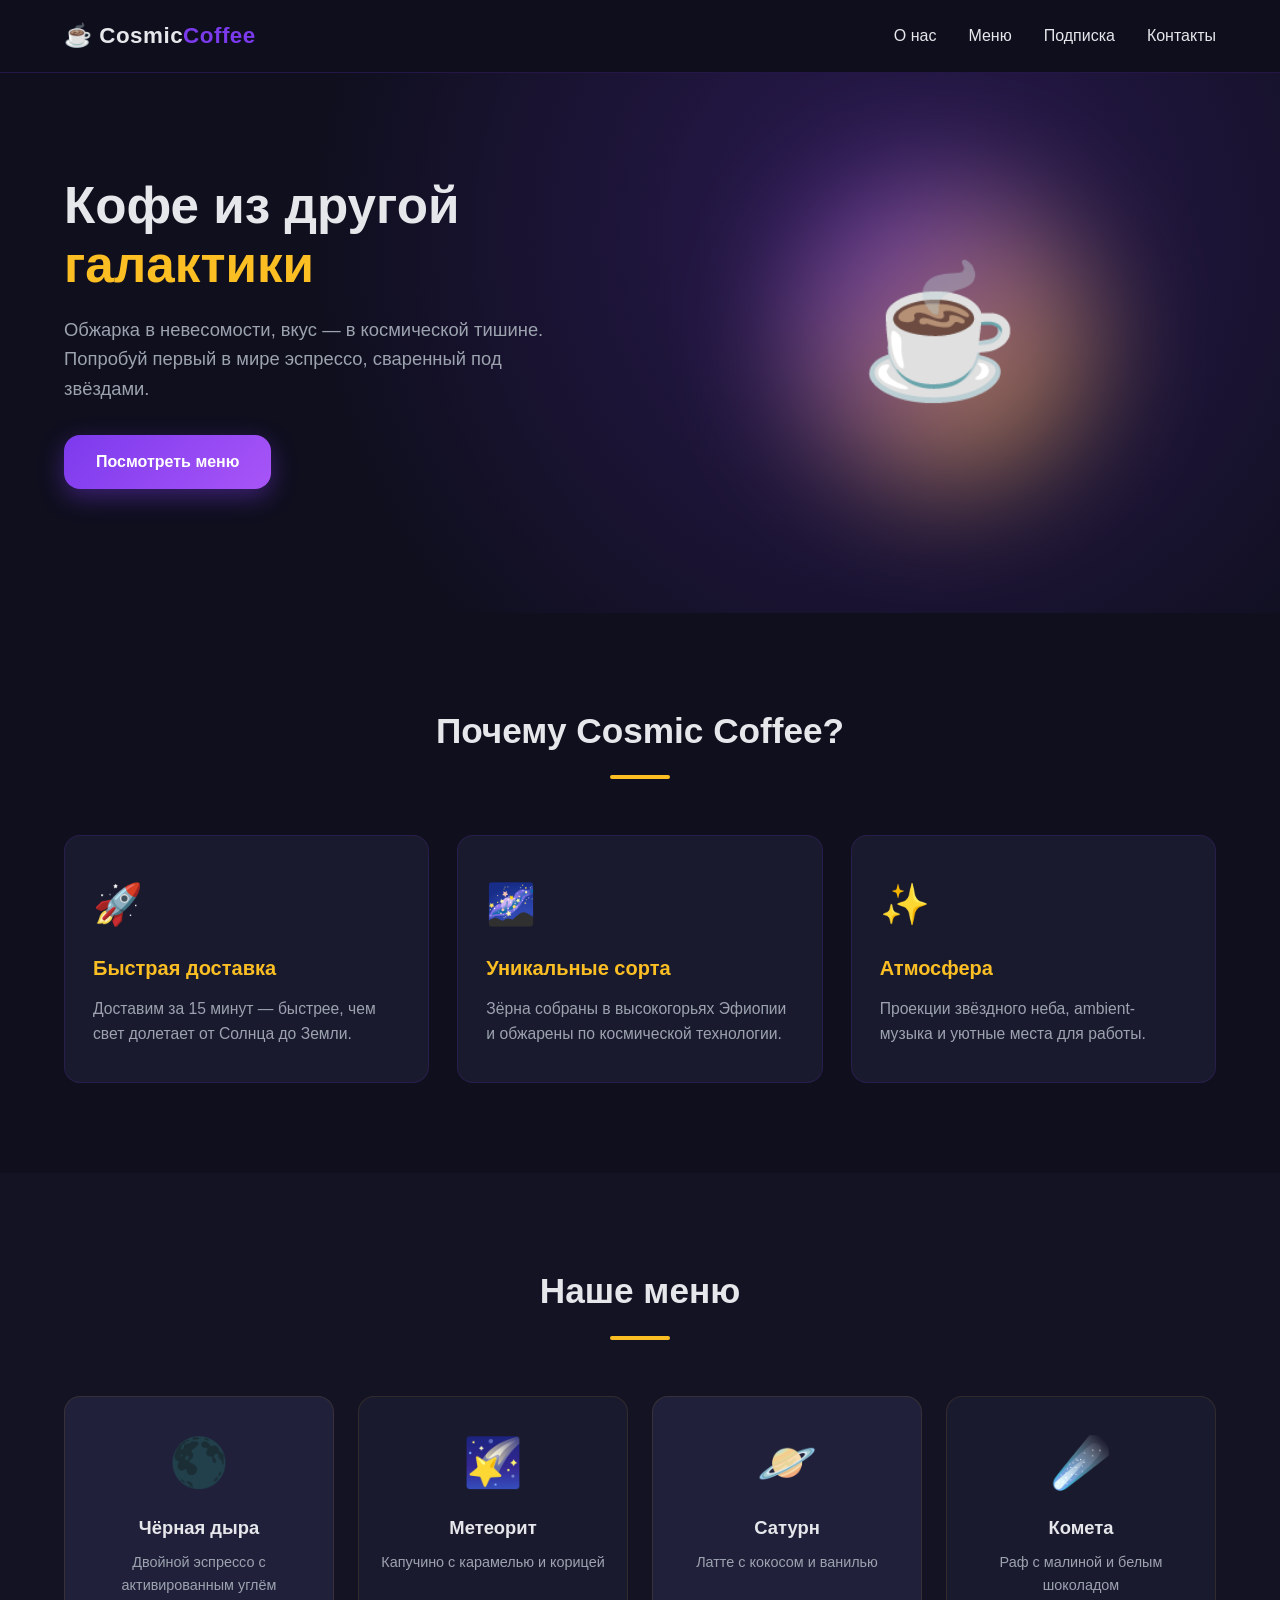
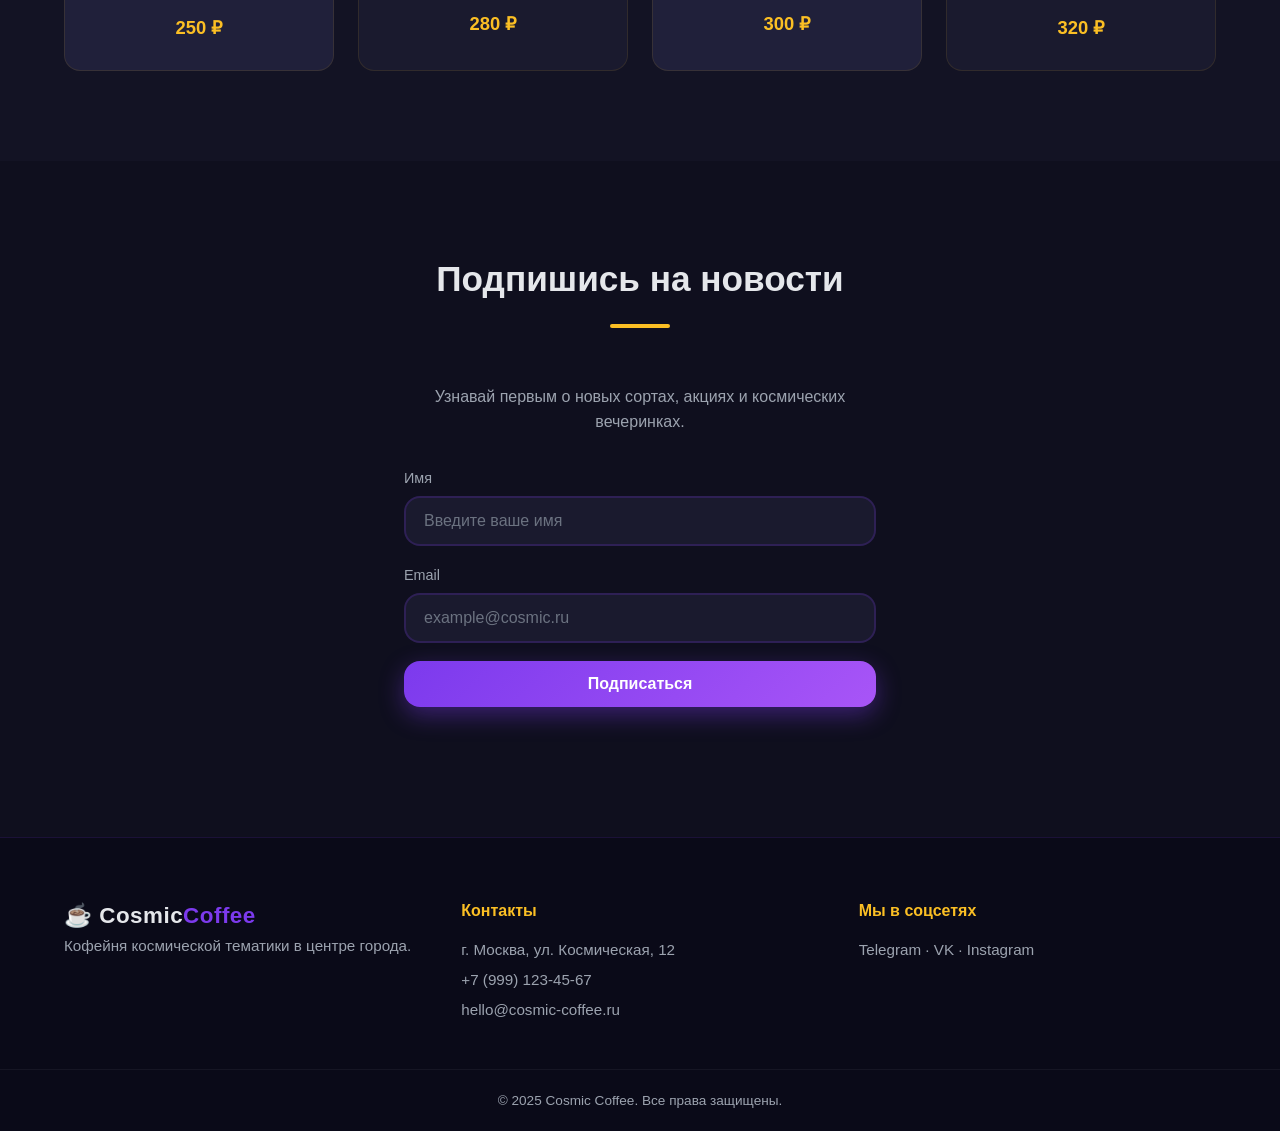
<file: index.html>
<!DOCTYPE html>
<html lang="ru">
<head>
  <meta charset="UTF-8">
  <meta name="viewport" content="width=device-width, initial-scale=1.0">
  <meta name="description" content="Cosmic Coffee — кофейня космической тематики">
  <title>Cosmic Coffee — Кофе из другой галактики</title>
  <link rel="stylesheet" href="styles.css">
</head>
<body>

  <!-- ================= ШАПКА ================= -->
  <header class="header">
    <div class="container header__inner">
      <a href="#" class="logo">☕ Cosmic<span>Coffee</span></a>
      <nav class="nav">
        <ul class="nav__list">
          <li><a href="#about" class="nav__link">О нас</a></li>
          <li><a href="#menu" class="nav__link">Меню</a></li>
          <li><a href="#subscribe" class="nav__link">Подписка</a></li>
          <li><a href="#contacts" class="nav__link">Контакты</a></li>
        </ul>
      </nav>
    </div>
  </header>

  <!-- ================= HERO ================= -->
  <section class="hero">
    <div class="container hero__inner">
      <div class="hero__text">
        <h1 class="hero__title">Кофе из другой <span>галактики</span></h1>
        <p class="hero__subtitle">
          Обжарка в невесомости, вкус — в космической тишине.
          Попробуй первый в мире эспрессо, сваренный под звёздами.
        </p>
        <a href="#menu" class="btn btn--primary">Посмотреть меню</a>
      </div>
      <div class="hero__image">
        <div class="hero__circle"></div>
        <div class="hero__cup">☕</div>
      </div>
    </div>
  </section>

  <!-- ================= О НАС ================= -->
  <section id="about" class="section about">
    <div class="container">
      <h2 class="section__title">Почему Cosmic Coffee?</h2>
      <div class="about__grid">
        <article class="card">
          <div class="card__icon">🚀</div>
          <h3>Быстрая доставка</h3>
          <p>Доставим за 15 минут — быстрее, чем свет долетает от Солнца до Земли.</p>
        </article>
        <article class="card">
          <div class="card__icon">🌌</div>
          <h3>Уникальные сорта</h3>
          <p>Зёрна собраны в высокогорьях Эфиопии и обжарены по космической технологии.</p>
        </article>
        <article class="card">
          <div class="card__icon">✨</div>
          <h3>Атмосфера</h3>
          <p>Проекции звёздного неба, ambient-музыка и уютные места для работы.</p>
        </article>
      </div>
    </div>
  </section>

  <!-- ================= МЕНЮ ================= -->
  <section id="menu" class="section menu">
    <div class="container">
      <h2 class="section__title">Наше меню</h2>
      <div class="menu__grid">
        <article class="menu-item">
          <div class="menu-item__emoji">🌑</div>
          <h3 class="menu-item__name">Чёрная дыра</h3>
          <p class="menu-item__desc">Двойной эспрессо с активированным углём</p>
          <span class="menu-item__price">250 ₽</span>
        </article>
        <article class="menu-item">
          <div class="menu-item__emoji">🌠</div>
          <h3 class="menu-item__name">Метеорит</h3>
          <p class="menu-item__desc">Капучино с карамелью и корицей</p>
          <span class="menu-item__price">280 ₽</span>
        </article>
        <article class="menu-item">
          <div class="menu-item__emoji">🪐</div>
          <h3 class="menu-item__name">Сатурн</h3>
          <p class="menu-item__desc">Латте с кокосом и ванилью</p>
          <span class="menu-item__price">300 ₽</span>
        </article>
        <article class="menu-item">
          <div class="menu-item__emoji">☄️</div>
          <h3 class="menu-item__name">Комета</h3>
          <p class="menu-item__desc">Раф с малиной и белым шоколадом</p>
          <span class="menu-item__price">320 ₽</span>
        </article>
      </div>
    </div>
  </section>

  <!-- ================= ПОДПИСКА ================= -->
  <section id="subscribe" class="section subscribe">
    <div class="container subscribe__inner">
      <h2 class="section__title">Подпишись на новости</h2>
      <p class="subscribe__text">
        Узнавай первым о новых сортах, акциях и космических вечеринках.
      </p>
      <form class="form" id="subscribeForm" novalidate>
        <div class="form__group">
          <label for="name" class="form__label">Имя</label>
          <input type="text" id="name" name="name" class="form__input" placeholder="Введите ваше имя" required minlength="2">
        </div>
        <div class="form__group">
          <label for="email" class="form__label">Email</label>
          <input type="email" id="email" name="email" class="form__input" placeholder="example@cosmic.ru" required>
        </div>
        <button type="submit" class="btn btn--primary btn--full">Подписаться</button>
        <p class="form__message" id="formMessage"></p>
      </form>
    </div>
  </section>

  <!-- ================= ПОДВАЛ ================= -->
  <footer id="contacts" class="footer">
    <div class="container footer__inner">
      <div class="footer__col">
        <a href="#" class="logo">☕ Cosmic<span>Coffee</span></a>
        <p class="footer__text">Кофейня космической тематики в центре города.</p>
      </div>
      <div class="footer__col">
        <h4>Контакты</h4>
        <p>г. Москва, ул. Космическая, 12</p>
        <p>+7 (999) 123-45-67</p>
        <p>hello@cosmic-coffee.ru</p>
      </div>
      <div class="footer__col">
        <h4>Мы в соцсетях</h4>
        <p>Telegram · VK · Instagram</p>
      </div>
    </div>
    <div class="footer__bottom">
      <p>© 2025 Cosmic Coffee. Все права защищены.</p>
    </div>
  </footer>

  <script>
    // Простая валидация формы
    const form = document.getElementById('subscribeForm');
    const message = document.getElementById('formMessage');
    form.addEventListener('submit', (e) => {
      e.preventDefault();
      const name = form.name.value.trim();
      const email = form.email.value.trim();
      if (name.length < 2) {
        message.textContent = 'Введите имя (минимум 2 символа)';
        message.className = 'form__message form__message--error';
        return;
      }
      if (!email.includes('@')) {
        message.textContent = 'Введите корректный email';
        message.className = 'form__message form__message--error';
        return;
      }
      message.textContent = 'Спасибо за подписку! 🚀';
      message.className = 'form__message form__message--success';
      form.reset();
    });
  </script>
</body>
</html>
</file>
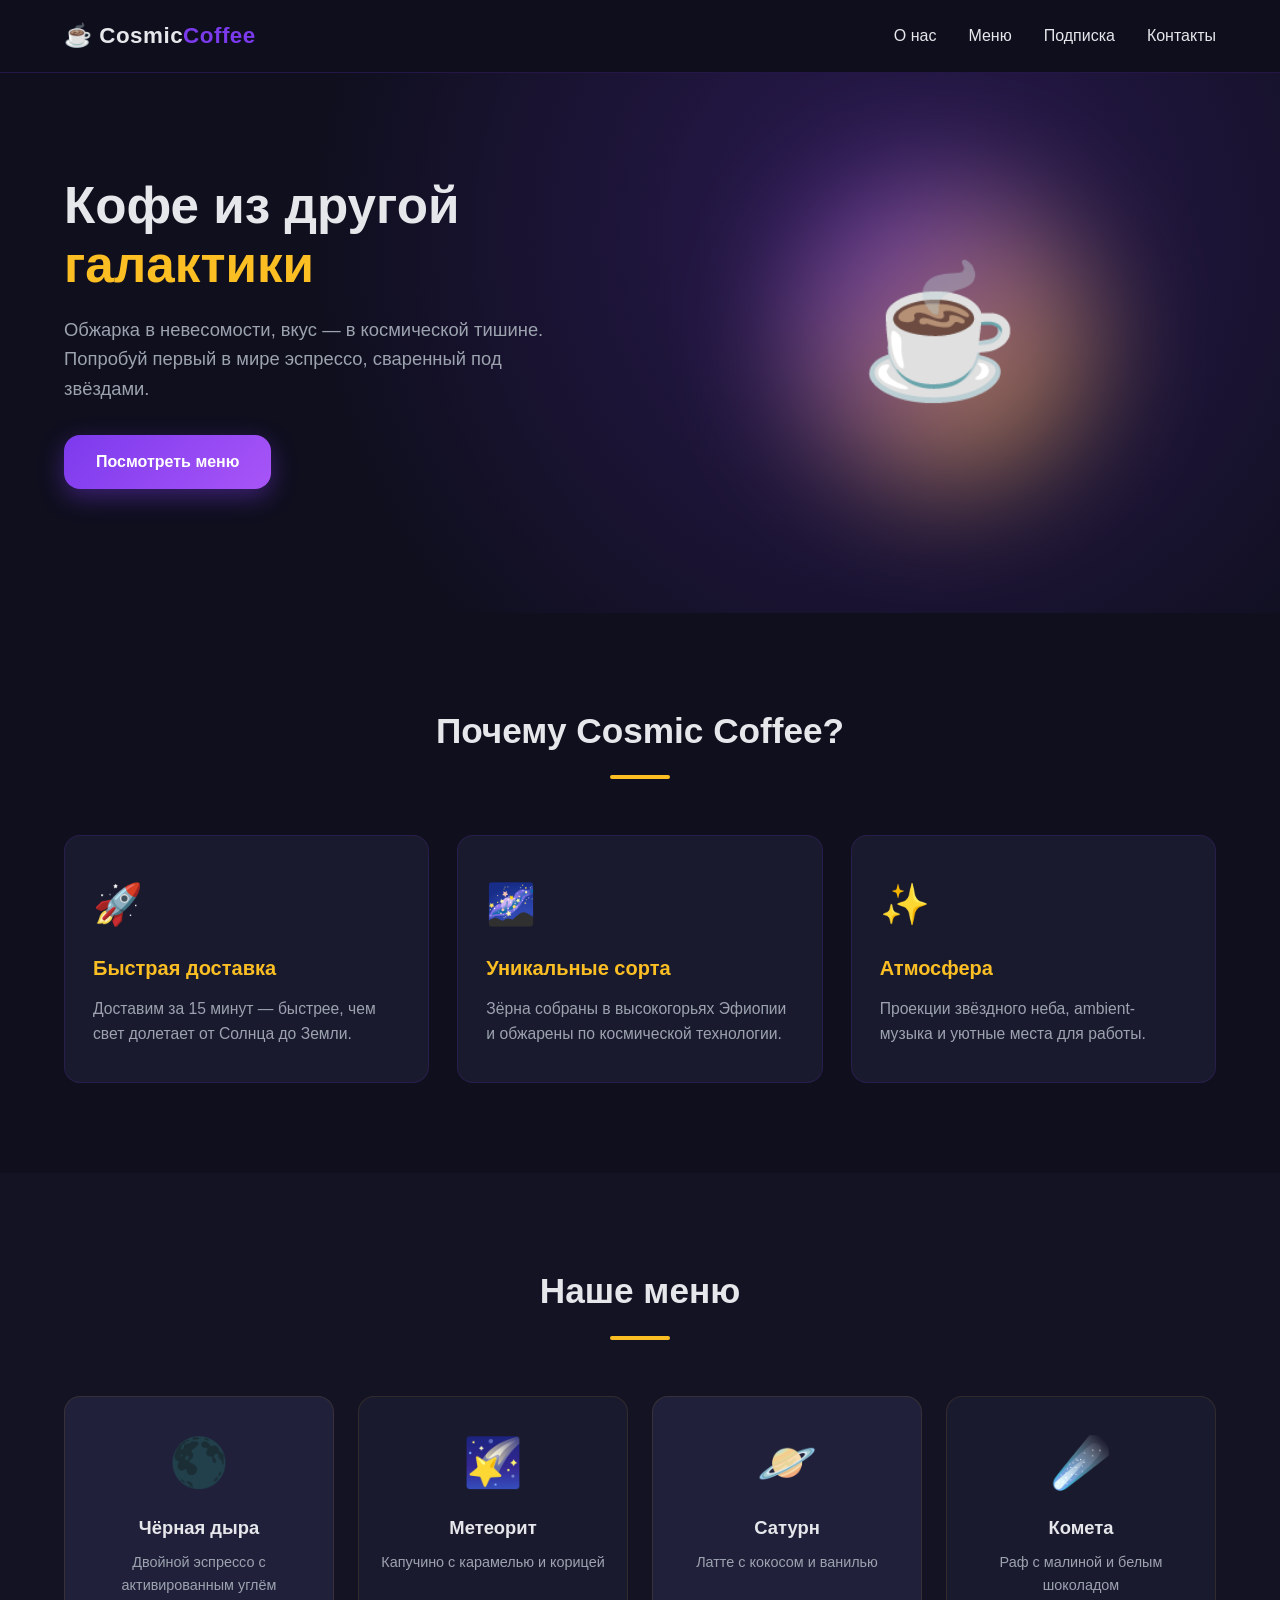
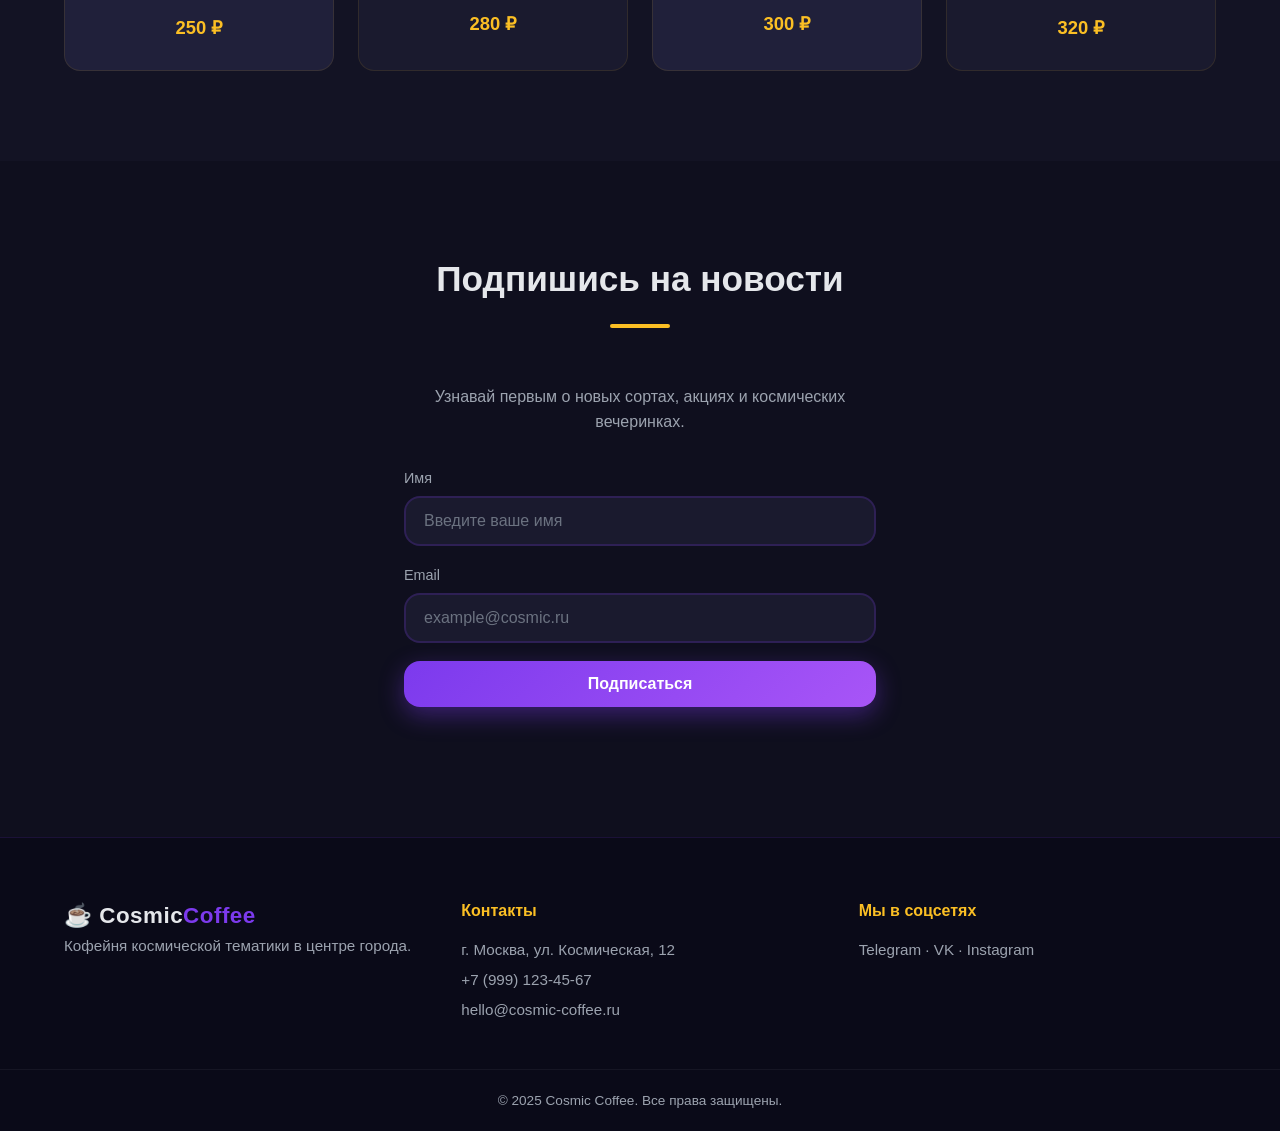
<file: tst/index.html>
<!DOCTYPE html>
<html lang="ru">
<head>
  <meta charset="UTF-8">
  <meta name="viewport" content="width=device-width, initial-scale=1.0">
  <meta name="description" content="Cosmic Coffee — кофейня космической тематики">
  <title>Cosmic Coffee — Кофе из другой галактики</title>
  <link rel="stylesheet" href="styles.css">
</head>
<body>

  <!-- ================= ШАПКА ================= -->
  <header class="header">
    <div class="container header__inner">
      <a href="#" class="logo">☕ Cosmic<span>Coffee</span></a>
      <nav class="nav">
        <ul class="nav__list">
          <li><a href="#about" class="nav__link">О нас</a></li>
          <li><a href="#menu" class="nav__link">Меню</a></li>
          <li><a href="#subscribe" class="nav__link">Подписка</a></li>
          <li><a href="#contacts" class="nav__link">Контакты</a></li>
        </ul>
      </nav>
    </div>
  </header>

  <!-- ================= HERO ================= -->
  <section class="hero">
    <div class="container hero__inner">
      <div class="hero__text">
        <h1 class="hero__title">Кофе из другой <span>галактики</span></h1>
        <p class="hero__subtitle">
          Обжарка в невесомости, вкус — в космической тишине.
          Попробуй первый в мире эспрессо, сваренный под звёздами.
        </p>
        <a href="#menu" class="btn btn--primary">Посмотреть меню</a>
      </div>
      <div class="hero__image">
        <div class="hero__circle"></div>
        <div class="hero__cup">☕</div>
      </div>
    </div>
  </section>

  <!-- ================= О НАС ================= -->
  <section id="about" class="section about">
    <div class="container">
      <h2 class="section__title">Почему Cosmic Coffee?</h2>
      <div class="about__grid">
        <article class="card">
          <div class="card__icon">🚀</div>
          <h3>Быстрая доставка</h3>
          <p>Доставим за 15 минут — быстрее, чем свет долетает от Солнца до Земли.</p>
        </article>
        <article class="card">
          <div class="card__icon">🌌</div>
          <h3>Уникальные сорта</h3>
          <p>Зёрна собраны в высокогорьях Эфиопии и обжарены по космической технологии.</p>
        </article>
        <article class="card">
          <div class="card__icon">✨</div>
          <h3>Атмосфера</h3>
          <p>Проекции звёздного неба, ambient-музыка и уютные места для работы.</p>
        </article>
      </div>
    </div>
  </section>

  <!-- ================= МЕНЮ ================= -->
  <section id="menu" class="section menu">
    <div class="container">
      <h2 class="section__title">Наше меню</h2>
      <div class="menu__grid">
        <article class="menu-item">
          <div class="menu-item__emoji">🌑</div>
          <h3 class="menu-item__name">Чёрная дыра</h3>
          <p class="menu-item__desc">Двойной эспрессо с активированным углём</p>
          <span class="menu-item__price">250 ₽</span>
        </article>
        <article class="menu-item">
          <div class="menu-item__emoji">🌠</div>
          <h3 class="menu-item__name">Метеорит</h3>
          <p class="menu-item__desc">Капучино с карамелью и корицей</p>
          <span class="menu-item__price">280 ₽</span>
        </article>
        <article class="menu-item">
          <div class="menu-item__emoji">🪐</div>
          <h3 class="menu-item__name">Сатурн</h3>
          <p class="menu-item__desc">Латте с кокосом и ванилью</p>
          <span class="menu-item__price">300 ₽</span>
        </article>
        <article class="menu-item">
          <div class="menu-item__emoji">☄️</div>
          <h3 class="menu-item__name">Комета</h3>
          <p class="menu-item__desc">Раф с малиной и белым шоколадом</p>
          <span class="menu-item__price">320 ₽</span>
        </article>
      </div>
    </div>
  </section>

  <!-- ================= ПОДПИСКА ================= -->
  <section id="subscribe" class="section subscribe">
    <div class="container subscribe__inner">
      <h2 class="section__title">Подпишись на новости</h2>
      <p class="subscribe__text">
        Узнавай первым о новых сортах, акциях и космических вечеринках.
      </p>
      <form class="form" id="subscribeForm" novalidate>
        <div class="form__group">
          <label for="name" class="form__label">Имя</label>
          <input type="text" id="name" name="name" class="form__input" placeholder="Введите ваше имя" required minlength="2">
        </div>
        <div class="form__group">
          <label for="email" class="form__label">Email</label>
          <input type="email" id="email" name="email" class="form__input" placeholder="example@cosmic.ru" required>
        </div>
        <button type="submit" class="btn btn--primary btn--full">Подписаться</button>
        <p class="form__message" id="formMessage"></p>
      </form>
    </div>
  </section>

  <!-- ================= ПОДВАЛ ================= -->
  <footer id="contacts" class="footer">
    <div class="container footer__inner">
      <div class="footer__col">
        <a href="#" class="logo">☕ Cosmic<span>Coffee</span></a>
        <p class="footer__text">Кофейня космической тематики в центре города.</p>
      </div>
      <div class="footer__col">
        <h4>Контакты</h4>
        <p>г. Москва, ул. Космическая, 12</p>
        <p>+7 (999) 123-45-67</p>
        <p>hello@cosmic-coffee.ru</p>
      </div>
      <div class="footer__col">
        <h4>Мы в соцсетях</h4>
        <p>Telegram · VK · Instagram</p>
      </div>
    </div>
    <div class="footer__bottom">
      <p>© 2025 Cosmic Coffee. Все права защищены.</p>
    </div>
  </footer>

  <script>
    // Простая валидация формы
    const form = document.getElementById('subscribeForm');
    const message = document.getElementById('formMessage');
    form.addEventListener('submit', (e) => {
      e.preventDefault();
      const name = form.name.value.trim();
      const email = form.email.value.trim();
      if (name.length < 2) {
        message.textContent = 'Введите имя (минимум 2 символа)';
        message.className = 'form__message form__message--error';
        return;
      }
      if (!email.includes('@')) {
        message.textContent = 'Введите корректный email';
        message.className = 'form__message form__message--error';
        return;
      }
      message.textContent = 'Спасибо за подписку! 🚀';
      message.className = 'form__message form__message--success';
      form.reset();
    });
  </script>
</body>
</html>
</file>
<file: styles.css>
:root {
  --main-color: #7c3aed;
  --accent-color: #fbbf24;
  --bg-color: #0f0f1e;
  --bg-card: #1a1a2e;
  --text-color: #e5e7eb;
  --text-muted: #9ca3af;
  --font-main: 'Segoe UI', Tahoma, sans-serif;
  --radius: 16px;
  --transition: 0.3s ease;
}


* {
  margin: 0;
  padding: 0;
  box-sizing: border-box;
}

html {
  scroll-behavior: smooth;
}

body {
  font-family: var(--font-main);
  background: var(--bg-color);
  color: var(--text-color);
  line-height: 1.6;
  overflow-x: hidden;
}

a {
  color: inherit;
  text-decoration: none;
}

ul {
  list-style: none;
}

.container {
  width: 100%;
  max-width: 1200px;
  margin: 0 auto;
  padding: 0 24px;
}

.header {
  position: sticky;
  top: 0;
  z-index: 100;
  background: rgba(15, 15, 30, 0.85);
  backdrop-filter: blur(12px);
  border-bottom: 1px solid rgba(124, 58, 237, 0.2);
}

.header__inner {
  display: flex;
  justify-content: space-between;
  align-items: center;
  padding: 18px 24px;
}

.logo {
  font-size: 1.4rem;
  font-weight: 800;
  letter-spacing: 0.5px;
}

.logo span {
  color: var(--main-color);
}

.nav__list {
  display: flex;
  gap: 32px;
}

.nav__link {
  position: relative;
  font-weight: 500;
  transition: color var(--transition);
}

.nav__link::after {
  content: '';
  position: absolute;
  left: 0;
  bottom: -6px;
  width: 0;
  height: 2px;
  background: var(--accent-color);
  transition: width var(--transition);
}

.nav__link:hover,
.nav__link:focus {
  color: var(--accent-color);
  outline: none;
}

.nav__link:hover::after,
.nav__link:focus::after {
  width: 100%;
}

.hero {
  padding: 80px 0 100px;
  background: radial-gradient(circle at 70% 30%, rgba(124, 58, 237, 0.25), transparent 60%);
}

.hero__inner {
  display: grid;
  grid-template-columns: 1fr 1fr;
  gap: 48px;
  align-items: center;
}

.hero__title {
  font-size: 3.2rem;
  font-weight: 800;
  line-height: 1.15;
  margin-bottom: 20px;
}

.hero__title span {
  color: var(--accent-color);
}

.hero__subtitle {
  font-size: 1.15rem;
  color: var(--text-muted);
  margin-bottom: 32px;
  max-width: 480px;
}

.hero__image {
  position: relative;
  display: flex;
  justify-content: center;
  align-items: center;
  height: 360px;
}

.hero__circle {
  position: absolute;
  width: 300px;
  height: 300px;
  border-radius: 50%;
  background: linear-gradient(135deg, var(--main-color), var(--accent-color));
  filter: blur(60px);
  opacity: 0.7;
  animation: pulse 4s ease-in-out infinite;
}

.hero__cup {
  position: relative;
  font-size: 8rem;
  animation: float 3s ease-in-out infinite;
  z-index: 1;
}

@keyframes float {
  0%, 100% { transform: translateY(0); }
  50% { transform: translateY(-20px); }
}

@keyframes pulse {
  0%, 100% { transform: scale(1); opacity: 0.7; }
  50% { transform: scale(1.15); opacity: 0.4; }
}

.btn {
  display: inline-block;
  padding: 14px 32px;
  border: none;
  border-radius: var(--radius);
  font-size: 1rem;
  font-weight: 600;
  font-family: inherit;
  cursor: pointer;
  transition: transform var(--transition), box-shadow var(--transition), background var(--transition);
}

.btn--primary {
  background: linear-gradient(135deg, var(--main-color), #a855f7);
  color: #fff;
  box-shadow: 0 8px 24px rgba(124, 58, 237, 0.4);
}

.btn--primary:hover,
.btn--primary:focus {
  transform: translateY(-3px);
  box-shadow: 0 12px 32px rgba(124, 58, 237, 0.6);
  outline: none;
}

.btn--full {
  width: 100%;
}

.section {
  padding: 90px 0;
}

.section__title {
  font-size: 2.2rem;
  font-weight: 700;
  text-align: center;
  margin-bottom: 56px;
  position: relative;
}

.section__title::after {
  content: '';
  display: block;
  width: 60px;
  height: 4px;
  background: var(--accent-color);
  border-radius: 2px;
  margin: 16px auto 0;
}

/* ================= О НАС ================= */
.about__grid {
  display: grid;
  grid-template-columns: repeat(3, 1fr);
  gap: 28px;
}

.card {
  background: var(--bg-card);
  padding: 36px 28px;
  border-radius: var(--radius);
  border: 1px solid rgba(124, 58, 237, 0.15);
  transition: transform var(--transition), border-color var(--transition);
}

.card:hover {
  transform: translateY(-8px);
  border-color: var(--main-color);
}

.card__icon {
  font-size: 2.5rem;
  margin-bottom: 16px;
}

.card h3 {
  font-size: 1.25rem;
  margin-bottom: 12px;
  color: var(--accent-color);
}

.card p {
  color: var(--text-muted);
  font-size: 0.98rem;
}

.menu {
  background: rgba(26, 26, 46, 0.4);
}

.menu__grid {
  display: grid;
  grid-template-columns: repeat(4, 1fr);
  gap: 24px;
}

.menu-item {
  background: var(--bg-card);
  border-radius: var(--radius);
  padding: 28px 20px;
  text-align: center;
  border: 1px solid rgba(251, 191, 36, 0.1);
  transition: transform var(--transition), box-shadow var(--transition);
}

.menu-item:nth-child(odd) {
  background: #20203a;
}

.menu-item:hover {
  transform: scale(1.05);
  box-shadow: 0 16px 40px rgba(124, 58, 237, 0.3);
}

.menu-item__emoji {
  font-size: 3rem;
  margin-bottom: 12px;
}

.menu-item__name {
  font-size: 1.15rem;
  margin-bottom: 8px;
}

.menu-item__desc {
  color: var(--text-muted);
  font-size: 0.9rem;
  margin-bottom: 16px;
  min-height: 42px;
}

.menu-item__price {
  display: inline-block;
  font-weight: 700;
  color: var(--accent-color);
  font-size: 1.15rem;
}

.subscribe__inner {
  max-width: 520px;
  margin: 0 auto;
  text-align: center;
}

.subscribe__text {
  color: var(--text-muted);
  margin-bottom: 32px;
}

.form {
  display: flex;
  flex-direction: column;
  gap: 18px;
  text-align: left;
}

.form__group {
  display: flex;
  flex-direction: column;
  gap: 6px;
}

.form__label {
  font-size: 0.9rem;
  color: var(--text-muted);
}

.form__input {
  padding: 14px 18px;
  border-radius: var(--radius);
  border: 2px solid rgba(124, 58, 237, 0.2);
  background: var(--bg-card);
  color: var(--text-color);
  font-family: inherit;
  font-size: 1rem;
  transition: border-color var(--transition), box-shadow var(--transition);
}

.form__input::placeholder {
  color: #6b7280;
}

.form__input:focus {
  outline: none;
  border-color: var(--main-color);
  box-shadow: 0 0 0 4px rgba(124, 58, 237, 0.2);
}

.form__input:invalid:not(:placeholder-shown) {
  border-color: #ef4444;
}

.form__message {
  min-height: 22px;
  font-size: 0.9rem;
  text-align: center;
}

.form__message--success {
  color: #10b981;
}

.form__message--error {
  color: #ef4444;
}

.footer {
  background: #0a0a18;
  padding: 60px 0 0;
  border-top: 1px solid rgba(124, 58, 237, 0.15);
}

.footer__inner {
  display: grid;
  grid-template-columns: repeat(3, 1fr);
  gap: 40px;
  padding-bottom: 40px;
}

.footer__col h4 {
  margin-bottom: 14px;
  color: var(--accent-color);
}

.footer__text,
.footer__col p {
  color: var(--text-muted);
  font-size: 0.95rem;
  margin-bottom: 6px;
}

.footer__bottom {
  text-align: center;
  padding: 20px;
  border-top: 1px solid rgba(255, 255, 255, 0.05);
  color: var(--text-muted);
  font-size: 0.85rem;
}

@media (max-width: 992px) {
  .hero__inner {
    grid-template-columns: 1fr;
    text-align: center;
  }
  .hero__subtitle {
    margin: 0 auto 32px;
  }
  .hero__title {
    font-size: 2.6rem;
  }
  .about__grid {
    grid-template-columns: 1fr 1fr;
  }
  .menu__grid {
    grid-template-columns: 1fr 1fr;
  }
  .footer__inner {
    grid-template-columns: 1fr 1fr;
  }
}

@media (max-width: 640px) {
  .nav__list {
    gap: 18px;
    font-size: 0.9rem;
  }
  .hero {
    padding: 50px 0 70px;
  }
  .hero__title {
    font-size: 2rem;
  }
  .hero__cup {
    font-size: 6rem;
  }
  .section {
    padding: 60px 0;
  }
  .section__title {
    font-size: 1.7rem;
  }
  .about__grid,
  .menu__grid,
  .footer__inner {
    grid-template-columns: 1fr;
  }
}
</file>
<file: tst/styles.css>
/* ================= ПЕРЕМЕННЫЕ ================= */
:root {
  --main-color: #7c3aed;
  --accent-color: #fbbf24;
  --bg-color: #0f0f1e;
  --bg-card: #1a1a2e;
  --text-color: #e5e7eb;
  --text-muted: #9ca3af;
  --font-main: 'Segoe UI', Tahoma, sans-serif;
  --radius: 16px;
  --transition: 0.3s ease;
}

/* ================= СБРОС ================= */
* {
  margin: 0;
  padding: 0;
  box-sizing: border-box;
}

html {
  scroll-behavior: smooth;
}

body {
  font-family: var(--font-main);
  background: var(--bg-color);
  color: var(--text-color);
  line-height: 1.6;
  overflow-x: hidden;
}

a {
  color: inherit;
  text-decoration: none;
}

ul {
  list-style: none;
}

.container {
  width: 100%;
  max-width: 1200px;
  margin: 0 auto;
  padding: 0 24px;
}

/* ================= ШАПКА ================= */
.header {
  position: sticky;
  top: 0;
  z-index: 100;
  background: rgba(15, 15, 30, 0.85);
  backdrop-filter: blur(12px);
  border-bottom: 1px solid rgba(124, 58, 237, 0.2);
}

.header__inner {
  display: flex;
  justify-content: space-between;
  align-items: center;
  padding: 18px 24px;
}

.logo {
  font-size: 1.4rem;
  font-weight: 800;
  letter-spacing: 0.5px;
}

.logo span {
  color: var(--main-color);
}

.nav__list {
  display: flex;
  gap: 32px;
}

.nav__link {
  position: relative;
  font-weight: 500;
  transition: color var(--transition);
}

.nav__link::after {
  content: '';
  position: absolute;
  left: 0;
  bottom: -6px;
  width: 0;
  height: 2px;
  background: var(--accent-color);
  transition: width var(--transition);
}

.nav__link:hover,
.nav__link:focus {
  color: var(--accent-color);
  outline: none;
}

.nav__link:hover::after,
.nav__link:focus::after {
  width: 100%;
}

/* ================= HERO ================= */
.hero {
  padding: 80px 0 100px;
  background: radial-gradient(circle at 70% 30%, rgba(124, 58, 237, 0.25), transparent 60%);
}

.hero__inner {
  display: grid;
  grid-template-columns: 1fr 1fr;
  gap: 48px;
  align-items: center;
}

.hero__title {
  font-size: 3.2rem;
  font-weight: 800;
  line-height: 1.15;
  margin-bottom: 20px;
}

.hero__title span {
  color: var(--accent-color);
}

.hero__subtitle {
  font-size: 1.15rem;
  color: var(--text-muted);
  margin-bottom: 32px;
  max-width: 480px;
}

.hero__image {
  position: relative;
  display: flex;
  justify-content: center;
  align-items: center;
  height: 360px;
}

.hero__circle {
  position: absolute;
  width: 300px;
  height: 300px;
  border-radius: 50%;
  background: linear-gradient(135deg, var(--main-color), var(--accent-color));
  filter: blur(60px);
  opacity: 0.7;
  animation: pulse 4s ease-in-out infinite;
}

.hero__cup {
  position: relative;
  font-size: 8rem;
  animation: float 3s ease-in-out infinite;
  z-index: 1;
}

@keyframes float {
  0%, 100% { transform: translateY(0); }
  50% { transform: translateY(-20px); }
}

@keyframes pulse {
  0%, 100% { transform: scale(1); opacity: 0.7; }
  50% { transform: scale(1.15); opacity: 0.4; }
}

/* ================= КНОПКИ ================= */
.btn {
  display: inline-block;
  padding: 14px 32px;
  border: none;
  border-radius: var(--radius);
  font-size: 1rem;
  font-weight: 600;
  font-family: inherit;
  cursor: pointer;
  transition: transform var(--transition), box-shadow var(--transition), background var(--transition);
}

.btn--primary {
  background: linear-gradient(135deg, var(--main-color), #a855f7);
  color: #fff;
  box-shadow: 0 8px 24px rgba(124, 58, 237, 0.4);
}

.btn--primary:hover,
.btn--primary:focus {
  transform: translateY(-3px);
  box-shadow: 0 12px 32px rgba(124, 58, 237, 0.6);
  outline: none;
}

.btn--full {
  width: 100%;
}

/* ================= СЕКЦИИ ================= */
.section {
  padding: 90px 0;
}

.section__title {
  font-size: 2.2rem;
  font-weight: 700;
  text-align: center;
  margin-bottom: 56px;
  position: relative;
}

.section__title::after {
  content: '';
  display: block;
  width: 60px;
  height: 4px;
  background: var(--accent-color);
  border-radius: 2px;
  margin: 16px auto 0;
}

/* ================= О НАС ================= */
.about__grid {
  display: grid;
  grid-template-columns: repeat(3, 1fr);
  gap: 28px;
}

.card {
  background: var(--bg-card);
  padding: 36px 28px;
  border-radius: var(--radius);
  border: 1px solid rgba(124, 58, 237, 0.15);
  transition: transform var(--transition), border-color var(--transition);
}

.card:hover {
  transform: translateY(-8px);
  border-color: var(--main-color);
}

.card__icon {
  font-size: 2.5rem;
  margin-bottom: 16px;
}

.card h3 {
  font-size: 1.25rem;
  margin-bottom: 12px;
  color: var(--accent-color);
}

.card p {
  color: var(--text-muted);
  font-size: 0.98rem;
}

/* ================= МЕНЮ ================= */
.menu {
  background: rgba(26, 26, 46, 0.4);
}

.menu__grid {
  display: grid;
  grid-template-columns: repeat(4, 1fr);
  gap: 24px;
}

.menu-item {
  background: var(--bg-card);
  border-radius: var(--radius);
  padding: 28px 20px;
  text-align: center;
  border: 1px solid rgba(251, 191, 36, 0.1);
  transition: transform var(--transition), box-shadow var(--transition);
}

.menu-item:nth-child(odd) {
  background: #20203a;
}

.menu-item:hover {
  transform: scale(1.05);
  box-shadow: 0 16px 40px rgba(124, 58, 237, 0.3);
}

.menu-item__emoji {
  font-size: 3rem;
  margin-bottom: 12px;
}

.menu-item__name {
  font-size: 1.15rem;
  margin-bottom: 8px;
}

.menu-item__desc {
  color: var(--text-muted);
  font-size: 0.9rem;
  margin-bottom: 16px;
  min-height: 42px;
}

.menu-item__price {
  display: inline-block;
  font-weight: 700;
  color: var(--accent-color);
  font-size: 1.15rem;
}

/* ================= ФОРМА ================= */
.subscribe__inner {
  max-width: 520px;
  margin: 0 auto;
  text-align: center;
}

.subscribe__text {
  color: var(--text-muted);
  margin-bottom: 32px;
}

.form {
  display: flex;
  flex-direction: column;
  gap: 18px;
  text-align: left;
}

.form__group {
  display: flex;
  flex-direction: column;
  gap: 6px;
}

.form__label {
  font-size: 0.9rem;
  color: var(--text-muted);
}

.form__input {
  padding: 14px 18px;
  border-radius: var(--radius);
  border: 2px solid rgba(124, 58, 237, 0.2);
  background: var(--bg-card);
  color: var(--text-color);
  font-family: inherit;
  font-size: 1rem;
  transition: border-color var(--transition), box-shadow var(--transition);
}

.form__input::placeholder {
  color: #6b7280;
}

.form__input:focus {
  outline: none;
  border-color: var(--main-color);
  box-shadow: 0 0 0 4px rgba(124, 58, 237, 0.2);
}

.form__input:invalid:not(:placeholder-shown) {
  border-color: #ef4444;
}

.form__message {
  min-height: 22px;
  font-size: 0.9rem;
  text-align: center;
}

.form__message--success {
  color: #10b981;
}

.form__message--error {
  color: #ef4444;
}

/* ================= ПОДВАЛ ================= */
.footer {
  background: #0a0a18;
  padding: 60px 0 0;
  border-top: 1px solid rgba(124, 58, 237, 0.15);
}

.footer__inner {
  display: grid;
  grid-template-columns: repeat(3, 1fr);
  gap: 40px;
  padding-bottom: 40px;
}

.footer__col h4 {
  margin-bottom: 14px;
  color: var(--accent-color);
}

.footer__text,
.footer__col p {
  color: var(--text-muted);
  font-size: 0.95rem;
  margin-bottom: 6px;
}

.footer__bottom {
  text-align: center;
  padding: 20px;
  border-top: 1px solid rgba(255, 255, 255, 0.05);
  color: var(--text-muted);
  font-size: 0.85rem;
}

/* ================= АДАПТИВ ================= */
@media (max-width: 992px) {
  .hero__inner {
    grid-template-columns: 1fr;
    text-align: center;
  }
  .hero__subtitle {
    margin: 0 auto 32px;
  }
  .hero__title {
    font-size: 2.6rem;
  }
  .about__grid {
    grid-template-columns: 1fr 1fr;
  }
  .menu__grid {
    grid-template-columns: 1fr 1fr;
  }
  .footer__inner {
    grid-template-columns: 1fr 1fr;
  }
}

@media (max-width: 640px) {
  .nav__list {
    gap: 18px;
    font-size: 0.9rem;
  }
  .hero {
    padding: 50px 0 70px;
  }
  .hero__title {
    font-size: 2rem;
  }
  .hero__cup {
    font-size: 6rem;
  }
  .section {
    padding: 60px 0;
  }
  .section__title {
    font-size: 1.7rem;
  }
  .about__grid,
  .menu__grid,
  .footer__inner {
    grid-template-columns: 1fr;
  }
}
</file>
